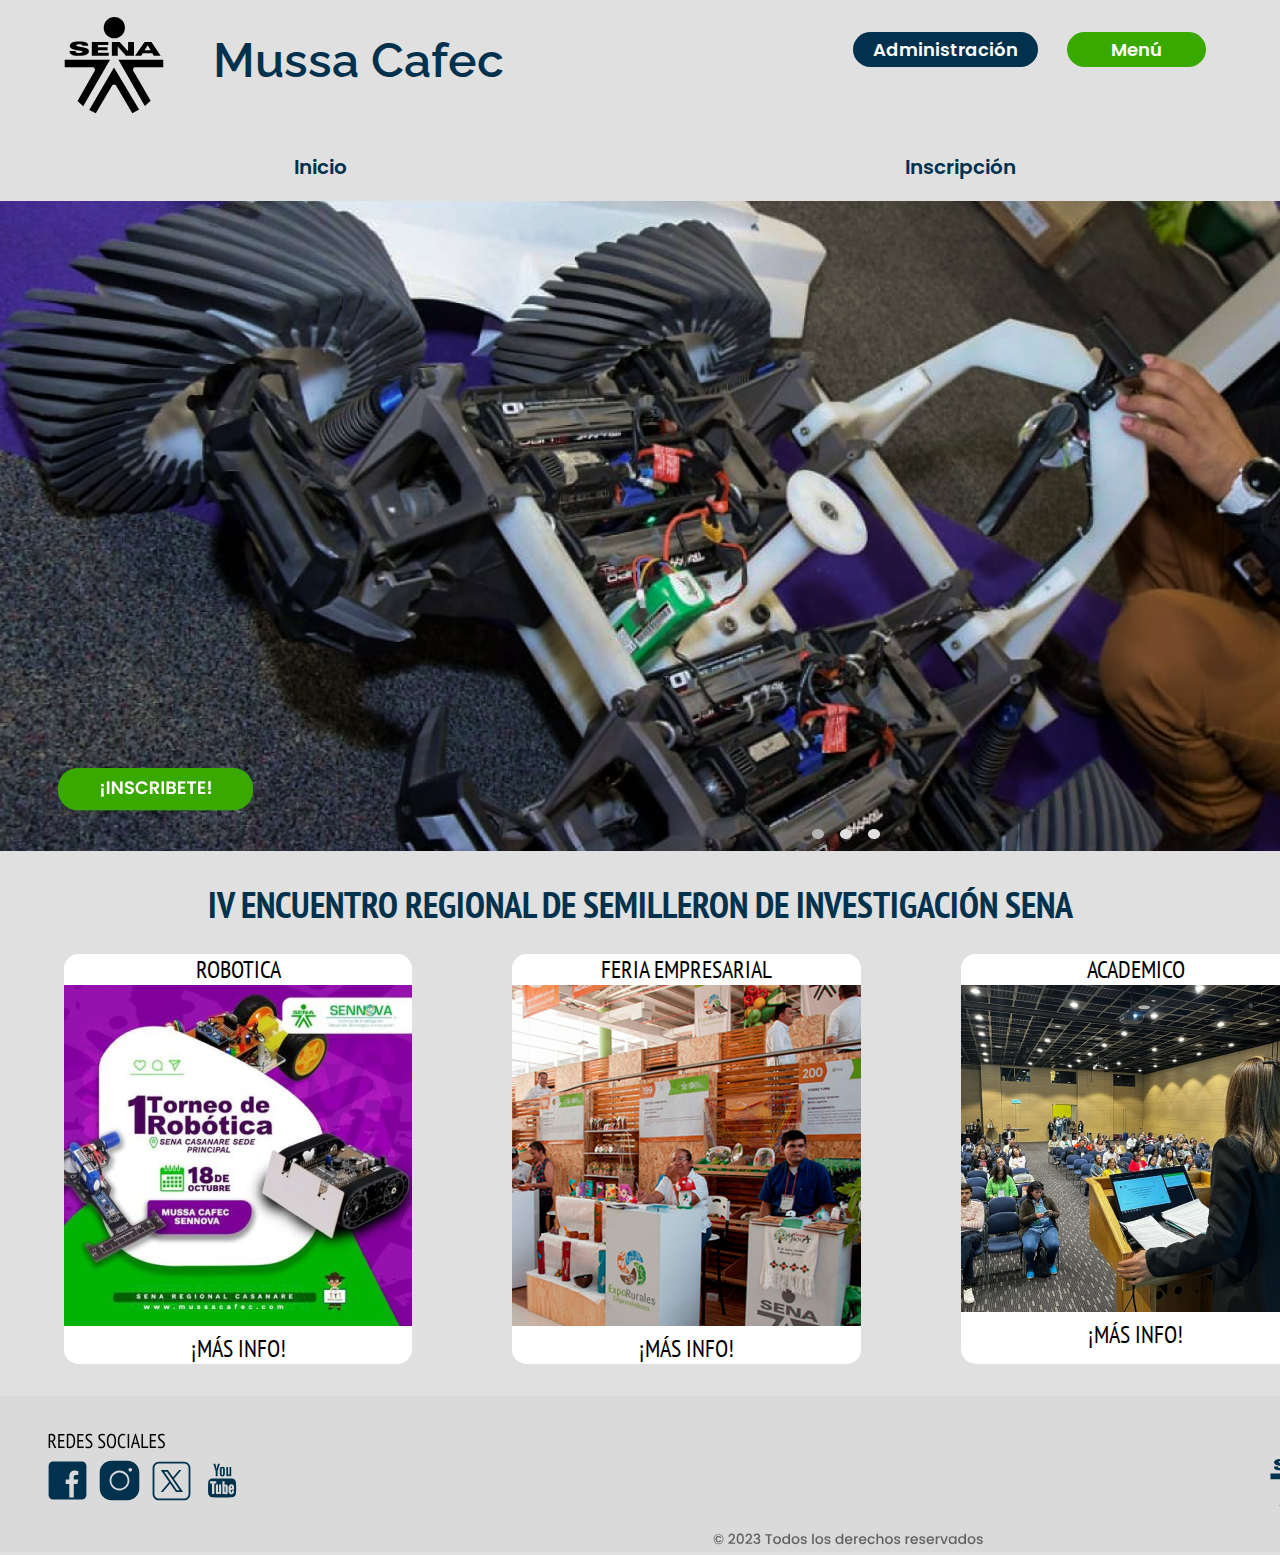
<file: index.html>
<!DOCTYPE html>
<html lang="en">

<head>
    <meta charset="UTF-8" />
    <meta name="viewport" content="width=device-width, initial-scale=1.0" />
    <title>Mussa Cafec</title>
    <link rel="stylesheet" type="text/css" href="//fonts.googleapis.com/css?family=Raleway" />
    <link rel="stylesheet" href="css/app.css" />
    <link rel="stylesheet" href="css/reset.css" />
    <link rel="icon" type="image/png" href="img/android-chrome-192x192.png" sizes="192x192">

</head>

<body>
    <header>
        <div class="parent">
            <div class="div1">
                <img src="img/svg/Sena_Colombia_logo 2.svg" alt="Sena_Colombia_logo" class="logo" />
            </div>
            <div class="div2">
                <h1 class="Titulo">Mussa Cafec</h1>
            </div>
            <div class="div3">
                <button class="buttonAdmin">Administración</button>
            </div>
            <div class="div4">
                <button class="buttonMenu">Menú</button>
            </div>
        </div>
    </header>

    <div class="barra">
        <button class="boton" id="inicio">Inicio</button>
        <button class="boton" id="inscripcion">Inscripción</button>
    </div>
    <div>
        <img src="img/image 1.png" alt="image" />
    </div>
    <div class="contenedor">
        <h2 class="versionEncuentro">
            IV ENCUENTRO REGIONAL DE SEMILLERON DE INVESTIGACIÓN SENA
        </h2>
    </div>
<!--Prueba-->
    <div class="parent2">
        <div class="div11">
            <h3>ROBOTICA</h3>
            <img src="img/ROBOTICA CONCURSO.png" alt="" />
            <p>¡MÁS INFO!</p>
        </div>
        <!--Fin prueba-->
        <div class="div22">
            <h3>FERIA EMPRESARIAL</h3>
            <img src="img/feria empresarial.png" alt="" />
            <p>¡MÁS INFO!</p>
        </div>
        <div class="div33">
            <h3>ACADEMICO</h3>
            <img src="img/ACADEMICO IMG.png" alt="" />
            <p>¡MÁS INFO!</p>
        </div>
    </div>
</body>
<footer>
    <img src="img/svg/PIE DE PAGINA.svg" alt="">
</footer>

</html>
</file>
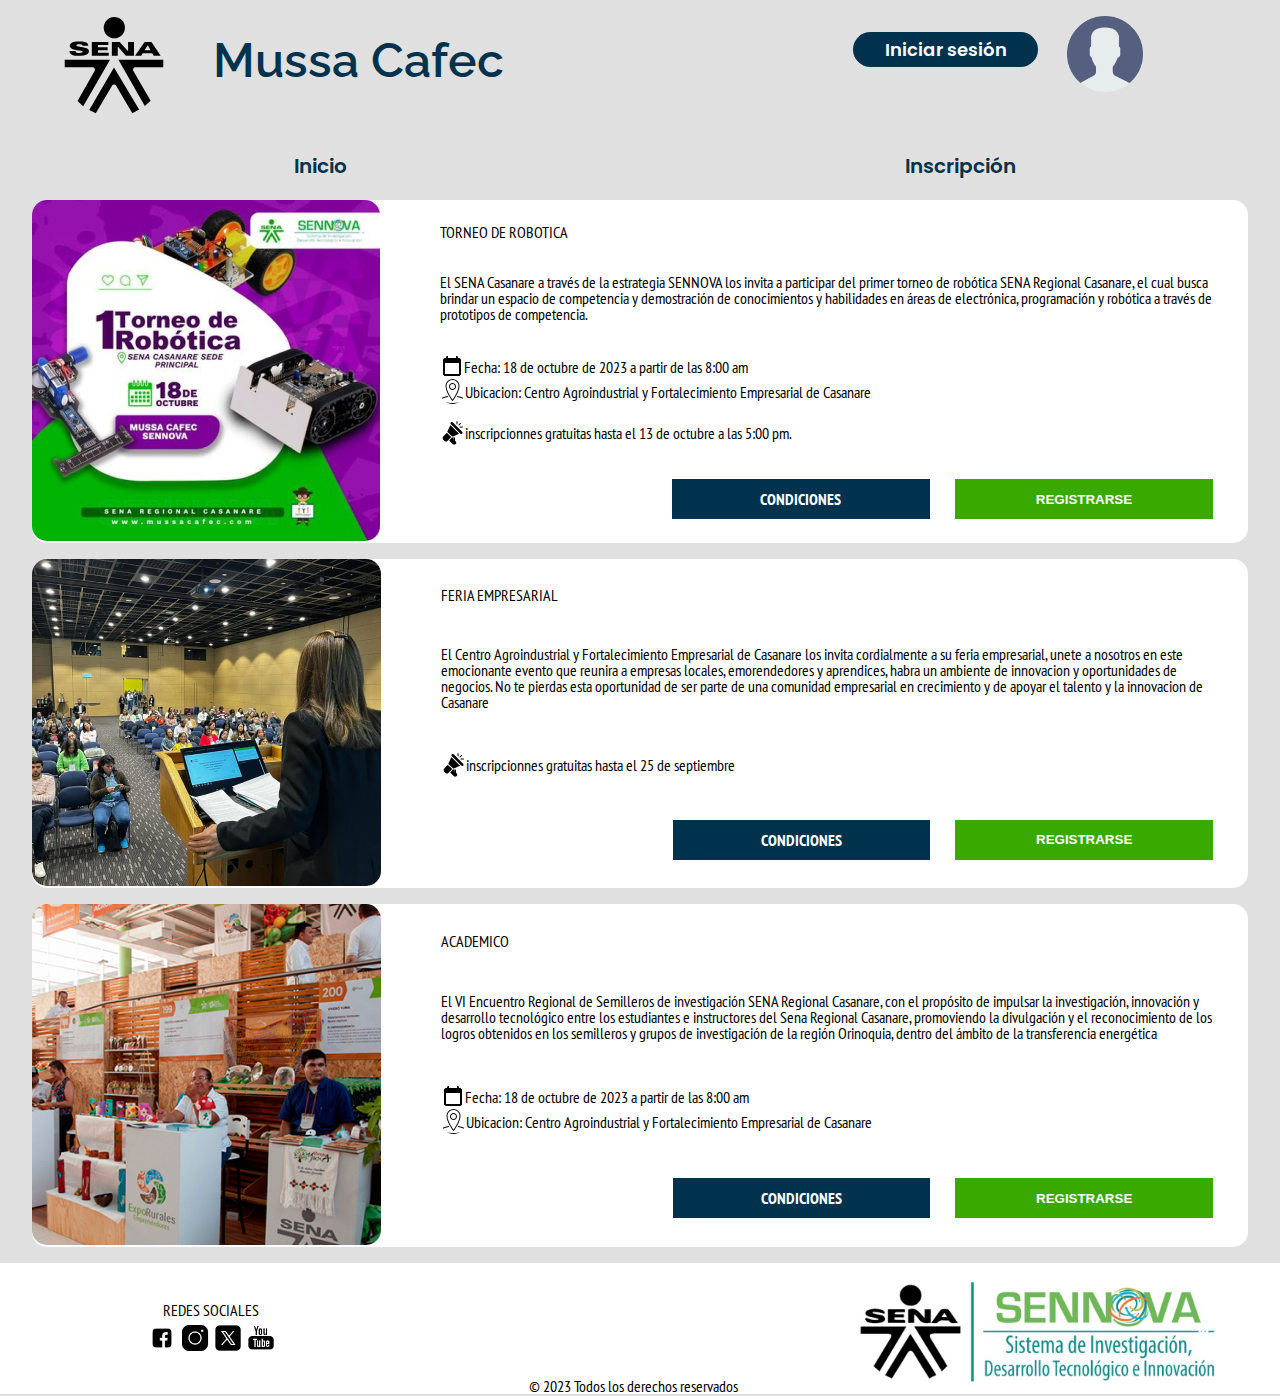
<file: pages/information.html>
<!DOCTYPE html>
<html lang="en">

<head>
    <meta charset="UTF-8">
    <meta name="viewport" content="width=device-width, initial-scale=1.0">
    <title>Document</title>
    <link rel="stylesheet" href="/css/reset.css" />
    <link rel="stylesheet" href="/css/information.css">
</head>

<body>
    <header>
        <div class="parentList">
            <div class="div1">
                <img src="/img/svg/Sena_Colombia_logo 2.svg" alt="Sena_Colombia_logo" class="logo" />
            </div>
            <div class="div2">
                <h1 class="Titulo">Mussa Cafec</h1>
            </div>
            <div class="div3">
                <button class="buttonAdmin">Iniciar sesión</button>
            </div>
            <div class="div4">
                <img src="/img/usuario.png" alt="usuario" class="user">
            </div>
        </div>
        <div class="barra">
            <button class="boton" id="inicio">Inicio</button>
            <button class="boton" id="inscripcion">Inscripción</button>
        </div>
    </header>
    <!--    INICIO-->
    <section class="content">
        <div class="fila1">
            <div>
                <img src="/img/ROBOTICA CONCURSO.png" alt="">
            </div>
            <div class="text1">
                <h2>TORNEO DE ROBOTICA</h2>
                <br>
                <p>
                    El SENA Casanare a través de la estrategia SENNOVA los invita a participar del primer torneo de robótica SENA Regional
                    Casanare, el cual busca brindar un espacio de competencia y demostración de conocimientos y habilidades en áreas de
                    electrónica, programación y robótica a través de prototipos de competencia.
                </p> 
                <br>
                <div class="informacion">
                    <div class="info1">
                        <img src="../img/svg/icons8-calendario-24.png" alt="" width="25">Fecha: 18 de octubre de 2023 a partir de las 8:00 am 
                    </div> 
                    <div class="info1">
                        <img src="../img/svg/icons8-geo-cerca-25.png" alt="">Ubicacion: Centro Agroindustrial y Fortalecimiento Empresarial de Casanare 
                    </div>   
                    <br>
                    <div class="info1">
                        <img src="../img/svg/icons8-speaker-25.png" alt="">inscripcionnes gratuitas hasta el 13 de octubre a las 5:00 pm.
                    </div> 
                </div>
                <br>
                <div class="buttons">
                    <a href="../file/ITORNEO_ROBOTICA_SENA_2023.pdf" class="boton1" target="_blank">CONDICIONES</a>
                    <button class="boton2">REGISTRARSE</button>
                </div>
            </div>
        </div>
        <br>
        <div class="fila2">
            <div>
                <img src="/img/ACADEMICO IMG.png" alt="">
            </div>
            <div class="text2">
                <h2>FERIA EMPRESARIAL</h2>
                <br>
                <p>
                    El Centro Agroindustrial y Fortalecimiento Empresarial de Casanare los invita cordialmente a su feria empresarial, unete a nosotros en este emocionante evento que reunira a empresas locales, emorendedores y aprendices, habra un ambiente de innovacion y oportunidades de negocios.

                    No te pierdas esta oportunidad de ser parte de una comunidad empresarial en crecimiento y de apoyar el talento y la innovacion de Casanare

                </p> 
                <br>
                <div class="informacion">
                    <div class="info1">
                        <img src="../img/svg/icons8-speaker-25.png" alt="">inscripcionnes gratuitas hasta el 25 de septiembre
                    </div> 
                </div>
                <br>
                <div class="buttons">
                    <a href="../file/terminos_feriaEmpresarial.pdf" class="boton1" target="_blank">CONDICIONES</a>
                    <button class="boton2">REGISTRARSE</button>
                </div>
            </div>
        </div>
        <br>
        <div class="fila3">
            <div>
                <img src="/img/feria empresarial.png" alt="">
            </div>
            <div class="text3">
                <h2>ACADEMICO</h2>
                <br>
                <p>
                    El VI Encuentro Regional de Semilleros de investigación SENA Regional Casanare, con el propósito de impulsar la investigación, innovación y desarrollo tecnológico entre los estudiantes e instructores del Sena Regional Casanare, promoviendo la divulgación y el reconocimiento de los logros obtenidos en los semilleros y grupos de investigación de la región Orinoquia, dentro del ámbito de la transferencia energética 
    
                </p>
                <br>
                <div class="informacion">
                    <div class="info1">
                        <img src="../img/svg/icons8-calendario-24.png" alt="" width="25">ㅤFecha: 18 de octubre de 2023 a partir de las 8:00 am 
                    </div> 
                    <div class="info1">
                        <img src="../img/svg/icons8-geo-cerca-25.png" alt="">ㅤUbicacion: Centro Agroindustrial y Fortalecimiento Empresarial de Casanare 
                    </div>   
                </div>
                <br>
                <div class="buttons">
                    <a href="../file/Terminosycondiciones_2023 (1).pdf" class="boton1" target="blank">CONDICIONES</a>
                    <button class="boton2">REGISTRARSE</button>
                </div>
            </div>
        </div>
    </section>
    <br>
</body>
<footer>
    <div class="cont1">
        <div>
            <h3>REDES SOCIALES</h3>
        </div>
        <div>
            <a href=""><img src="../img/svg/social/icons8-facebook-50.png" alt="" style="width: 30px;" class="cont23"></a>
            <a href=""><img src="../img/svg/social/icons8-instagram-50.png" alt="" style="width: 30px;"></a>
            <a href=""><img src="../img/svg/social/icons8-twitterx-50.png" alt="" style="width: 30px;"></a>
            <a href=""><img src="../img/svg/social/icons8-youtube-50.png" alt="" style="width: 30px;"></a>
        </div>
    </div>
    <div class="cont2">
        <spanc class="cont23">© 2023 Todos los derechos reservados</spanc>
    </div>
    <div class="cont3">
        <img src="../img/DchiiLZX4AAGwlk.jpg" alt="">
    </div>
</footer>
</body>

</html>
</file>
<file: css/app.css>
@import url('https://fonts.googleapis.com/css2?family=Raleway:ital,wght@0,100;0,200;0,300;0,400;0,500;0,600;0,700;0,800;0,900;1,100;1,200;1,300;1,400;1,500;1,600;1,700;1,800;1,900&display=swap');
@import url('https://fonts.googleapis.com/css2?family=Poppins:ital,wght@0,100;0,200;0,300;0,400;0,500;0,600;0,700;0,800;0,900;1,100;1,200;1,300;1,400;1,500;1,600;1,700;1,800;1,900&display=swap');
@import url('https://fonts.googleapis.com/css2?family=PT+Sans+Narrow:wght@400;700&display=swap');

* {
    background-color: #E0E0E0;
}

.logo {
    width: 100px;
    height: 98px;
    flex-shrink: 0;
    margin-left: 4rem;
    margin-top: 1rem;
}

.Titulo {
    color: #00324D;
    font-family: 'Raleway', sans-serif;
    font-size: 48px;
    font-style: normal;
    font-weight: 600;
    line-height: normal;
    margin-top: 2rem;


}


.parent {
    display: grid;
    grid-template-columns: repeat(6, 1fr);
    grid-template-rows: 1fr;
    grid-column-gap: 0px;
    grid-row-gap: 0px;
    margin-bottom: 2rem;
}

.div1 {
    grid-area: 1 / 1 / 2 / 2;
}

.div2 {
    grid-area: 1 / 2 / 2 / 5;
}

.div3 {
    grid-area: 1 / 5 / 2 / 6;
}

.div4 {
    grid-area: 1 / 6 / 2 / 7;
}

.buttonAdmin {
    width: 185px;
    height: 35px;
    flex-shrink: 0;
    border-radius: 20px;
    background: #00324D;
    border: none;
    cursor: pointer;
    color: #FFF;
    font-family: Poppins;
    font-size: 18px;
    font-style: normal;
    font-weight: 600;
    line-height: normal;

    margin-top: 2rem;
}

.buttonMenu {
    width: 139px;
    height: 35px;
    flex-shrink: 0;
    border-radius: 20px;
    background: #39A900;
    color: #FFF;
    font-family: Poppins;
    font-size: 18px;
    font-style: normal;
    font-weight: 600;
    line-height: normal;
    border: none;
    cursor: pointer;
    margin-top: 2rem;
}

.barra {
    display: flex;
    background: #FFF;
    border: none;
    margin-bottom: 1rem;
}

.boton {
    flex: 1;
    transition: background-color 0.5s ease;
    border: none;
    /* Agrega esta línea */
    height: 36px;

}

#inicio,
#inscripcion {
    color: #00324D;
    text-align: center;
    font-family: Poppins;
    font-size: 20px;
    font-style: normal;
    font-weight: 600;
    line-height: normal;
}

#inicio:hover {
    background-color: #EEEAEA;
    /* Cambia este color al que prefieras */

}

#inscripcion:hover {
    background-color: #EEEAEA;
    /* Cambia este color al que prefieras */
}

.contenedor {
    display: flex;
    justify-content: center;
    align-items: center;
    height: 100px;
    /* Esto hará que el contenedor ocupe toda la altura de la pantalla */
}

.versionEncuentro {
    display: flex;
    width: 925px;
    height: 100px;
    flex-direction: column;
    justify-content: center;
    flex-shrink: 0;

    color: #00324D;
    text-align: center;
    font-family: PT Sans Narrow;
    font-size: 36px;
    font-style: normal;
    font-weight: 700;
    line-height: normal;
    text-transform: uppercase;
}

.parent2 {
    display: grid;
    grid-template-columns: repeat(3, 1fr);
    grid-template-rows: 1fr;
    grid-column-gap: 100px;
    grid-row-gap: 0px;
    margin-left: 4rem;
    margin-bottom: 2rem;
}

.div11,h3,p {
    grid-area: 1 / 1 / 2 / 2;
    border-radius: 15px;
    background: #FFF;
    text-align: center;
    transition: transform 0.3s ease; /* Agrega una transición suave en la propiedad de transformación */
}
.div11:hover {
    transform: scale(1.1); /* Aumenta el tamaño al 110% (puedes ajustar el valor según tus preferencias) */
}

.div22,p {
    grid-area: 1 / 2 / 2 / 3;
    border-radius: 15px;
    background: #FFF;
    
}
.div22:hover {
    transform: scale(1.1); 
    text-align: center;
    transition: transform 0.3s ease;/* Aumenta el tamaño al 110% (puedes ajustar el valor según tus preferencias) */
}

.div33 {
    grid-area: 1 / 3 / 2 / 4;
    border-radius: 15px;
    background: #FFF;
    text-align: center;
    transition: transform 0.3s ease;
    
}
.div33:hover {
    transform: scale(1.1); 
    text-align: center;
    transition: transform 0.3s ease;/* Aumenta el tamaño al 110% (puedes ajustar el valor según tus preferencias) */
}

.div11,
.div22,
.div33 {
    color: #000;
    text-align: center;
    font-family: PT Sans Narrow;
    font-size: 24px;
    font-style: normal;
    font-weight: 400;
    line-height: normal;
    text-transform: uppercase;

    
}

/*List*/

.parentList {
    display: grid;
    grid-template-columns: repeat(6, 1fr);
    grid-template-rows: 1fr;
    grid-column-gap: 0px;
    grid-row-gap: 0px;
    margin-bottom: 2rem;
}

.div1 {
    grid-area: 1 / 1 / 2 / 2;
}

.div2 {
    grid-area: 1 / 2 / 2 / 5;
}

.div3 {
    grid-area: 1 / 5 / 2 / 6;
}

.div4 {
    grid-area: 1 / 6 / 2 / 7;
}

.user{
width: 76px;
height: 76px;
flex-shrink: 0;
margin-top: 1rem;
}
</file>
<file: css/information.css>
@import url('https://fonts.googleapis.com/css2?family=Raleway:ital,wght@0,100;0,200;0,300;0,400;0,500;0,600;0,700;0,800;0,900;1,100;1,200;1,300;1,400;1,500;1,600;1,700;1,800;1,900&display=swap');
@import url('https://fonts.googleapis.com/css2?family=Poppins:ital,wght@0,100;0,200;0,300;0,400;0,500;0,600;0,700;0,800;0,900;1,100;1,200;1,300;1,400;1,500;1,600;1,700;1,800;1,900&display=swap');
@import url('https://fonts.googleapis.com/css2?family=PT+Sans+Narrow:wght@400;700&display=swap');

* {
    margin: 0%;
    padding: 0%;
    box-sizing: border-box;
}

body{
    background-color: #E0E0E0;
    font-family: PT Sans Narrow;
}

.buttonAdmin {
    width: 185px;
    height: 35px;
    flex-shrink: 0;
    border-radius: 20px;
    background: #00324D;
    border: none;
    cursor: pointer;

    color: #FFF;
    font-family: Poppins;
    font-size: 18px;
    font-style: normal;
    font-weight: 600;
    line-height: normal;

    margin-top: 2rem;
}

.logo {
    width: 100px;
    height: 98px;
    flex-shrink: 0;
    margin-left: 4rem;
    margin-top: 1rem;
}

.Titulo {
    color: #00324D;
    font-family: 'Raleway', sans-serif;
    font-size: 48px;
    font-style: normal;
    font-weight: 600;
    line-height: normal;
    margin-top: 2rem;


}


.parentList {
    display: grid;
    grid-template-columns: repeat(6, 1fr);
    grid-template-rows: 1fr;
    grid-column-gap: 0px;
    grid-row-gap: 0px;
    margin-bottom: 2rem;
}

header{
    background-color: #E0E0E0;
}

.div1List {
    grid-area: 1 / 1 / 2 / 2;
}

.div2 {
    grid-area: 1 / 2 / 2 / 5;
}

.div3 {
    grid-area: 1 / 5 / 2 / 6;
}

.div4 {
    grid-area: 1 / 6 / 2 / 7;
}

.login {
    width: 185px;
    height: 35px;
    flex-shrink: 0;
    border-radius: 20px;
    background: #00324D;
    border: none;

    color: #FFF;
    font-family: Poppins;
    font-size: 18px;
    font-style: normal;
    font-weight: 600;
    line-height: normal;

    margin-top: 2rem;
}

.buttonMenu {
    width: 139px;
    height: 35px;
    flex-shrink: 0;
    border-radius: 20px;
    background: #39A900;
    color: #FFF;
    font-family: Poppins;
    font-size: 18px;
    font-style: normal;
    font-weight: 600;
    line-height: normal;
    border: none;

    margin-top: 2rem;
}

.barra {
    background-color: #E0E0E0;
    display: flex;
    border: none;
    margin-bottom: 1rem;
}

.boton {
    flex: 1;
    transition: background-color 0.5s ease;
    border: none;
    /* Agrega esta línea */
    height: 36px;
    background-color: #E0E0E0;

}

#inicio,
#inscripcion {
    color: #00324D;
    text-align: center;
    font-family: Poppins;
    font-size: 20px;
    font-style: normal;
    font-weight: 600;
    line-height: normal;
}

#inicio:hover {
    background-color: #EEEAEA;
}
#inscripcion:hover {
    background-color: #EEEAEA;
    /* Cambia este color al que prefieras */
}

.content{
    width: 95%;
    height: fit-content;
    margin: auto;
    display: flex;
    flex-direction: column;
}

.fila1, .fila2, .fila3{
    width: 100% !important;
    height: auto;
    background-color: #FFF;
    border-radius: 15px;
    display: flex;
    gap: 25px;
}
.informacion{
    width: 100%;
    display: flex;
    flex-direction: column;
}

.content img{
    width: fit-content;
    border-radius: 15px;
}

.text1, .text2, .text3{
    padding: 15px 35px;
    display: flex;
    flex-direction: column;
    justify-content: space-evenly;
}

.info1{
    display: flex;
    align-items: center;
}

.buttons{
    width: 70%;
    display: flex;
    margin-left: auto;
    gap: 25px;
}

.buttons .boton1, .buttons .boton2{
    width: 50%;
    height: 40px;
    font-weight: bolder;
    border: none;
    display: flex;
    justify-content: center;
    align-items: center;
    text-decoration: none;
}

.boton1{
    background-color: #00324D;
    color: #FFF;
}

.boton2{
    background-color: #39A900;
    color: #FFF;
}

footer{
    width: 100%;
    background-color: #FFF ;
    display: flex;
}

.cont1, .cont3{
    width: 33%;
    display: flex;
    flex-direction: column;
    justify-content: center;
    align-items: center;
    gap: 5px;
    background-color: #FFF 
    
}

.cont1 div a img{
    align-items: center;
    width: 0px;
    background-color: #FFF 
}

.cont2{
    width: 33%;
    display: flex;
    justify-content: center;
    align-items: end;
    background-color: #FFF 
}

footer img{
    width: 100%;
    color: #FFF;
}

@media (max-width: 768px) {
    .parent {
        grid-template-columns: repeat(12, 1fr);
        grid-template-rows: auto;
        grid-column-gap: 10px;
        color: #FFF;
    }

    body {
        background-color: #E0E0E0;
        font-family: 'Raleway', sans-serif;
        font-size: 16px;
        width: 95%; /* Ancho del 95% */
        margin: 0 auto; /* Centrar horizontalmente */
    }    

    .div1,
    .div2,
    .div3,
    .div4 {
        grid-column: span 12;
        text-align: center;
        margin: 0;
    }

    .logo {
        margin: 1rem auto;
    }

    .Titulo {
        font-size: 36px;
        margin: 1rem 0;
    }

    .login,
    .buttonMenu {
        width: 100%;
        margin-top: 1rem;
    }

    .barra {
        flex-direction: column;
        align-items: center;
    }

    .boton {
        width: 100%;
        height: 40px;
        margin: 0.5rem 0;
    }

    .content {
        width: 100%;
    }

    .fila1, .fila2, .fila3 {
        flex-direction: column;
        align-items: center; /* Centrar verticalmente */
        text-align: center;
        margin-bottom: 20px;
    }
    

    .text1,
    .text2,
    .text3 {
        padding: 15px;
        text-align: center;
    }

    .informacion {
        align-items: center; /* Centrar el texto horizontalmente */
        margin-top: 10px; /* Ajusta el margen superior según tu preferencia */
    }    

   .buttons {
    width: 100%;
    display: flex;
    flex-direction: column;
    align-items: center; /* Centrar horizontalmente */
    gap: 15px;
    }


    .buttons .boton1,
    .buttons .boton2 {
        width: 100%;
    }

    footer {
        flex-direction: column;
    }

    .cont1,
    .cont3 {
        width: 100%;
        text-align: center;
        margin-bottom: 10px;
    }

    .cont2 {
        width: 100%;
        display: flex;
        justify-content: center; /* Centrar el contenido horizontalmente */
        align-items: center; /* Centrar el contenido verticalmente */
        text-align: center; /* Centrar el texto horizontalmente */
    }
    

    footer img {
        max-width: 100%;
    }
}

.cont23{
    background-color: #FFF 
}

.user{
    width: 76px;
    height: 76px;
    flex-shrink: 0;
    margin-top: 1rem;
    }
</file>
